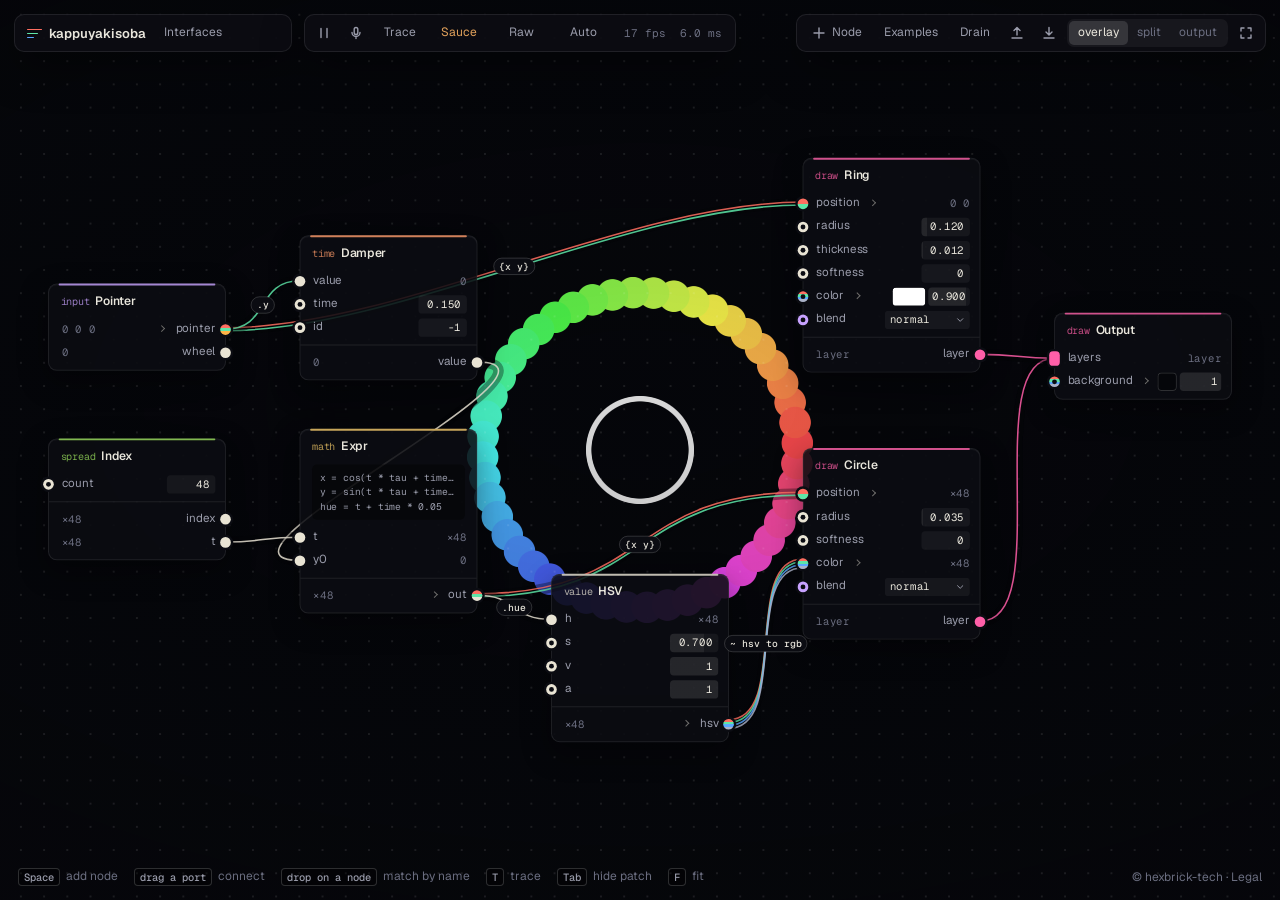
<file: index.html>
<!doctype html>
<html lang="en">
  <head>
    <meta charset="utf-8" />
    <meta name="viewport" content="width=device-width, initial-scale=1" />
    <meta name="color-scheme" content="dark" />
    <title>kappuyakisoba</title>
    <link rel="icon" href="data:image/svg+xml,<svg xmlns='http://www.w3.org/2000/svg' viewBox='0 0 16 16'><rect width='16' height='16' rx='4' fill='%230a0b10'/><path d='M3 5h10' stroke='%23ff6b5e' stroke-width='1.6'/><path d='M3 8h10' stroke='%235fe0a5' stroke-width='1.6'/><path d='M3 11h10' stroke='%235aa9ff' stroke-width='1.6'/></svg>" />
    <script type="module" crossorigin src="./assets/index-DrM2vh3S.js"></script>
    <link rel="stylesheet" crossorigin href="./assets/index-D_FrKAeP.css">
  </head>
  <body>
    <div id="app"></div>
  </body>
</html>
</file>
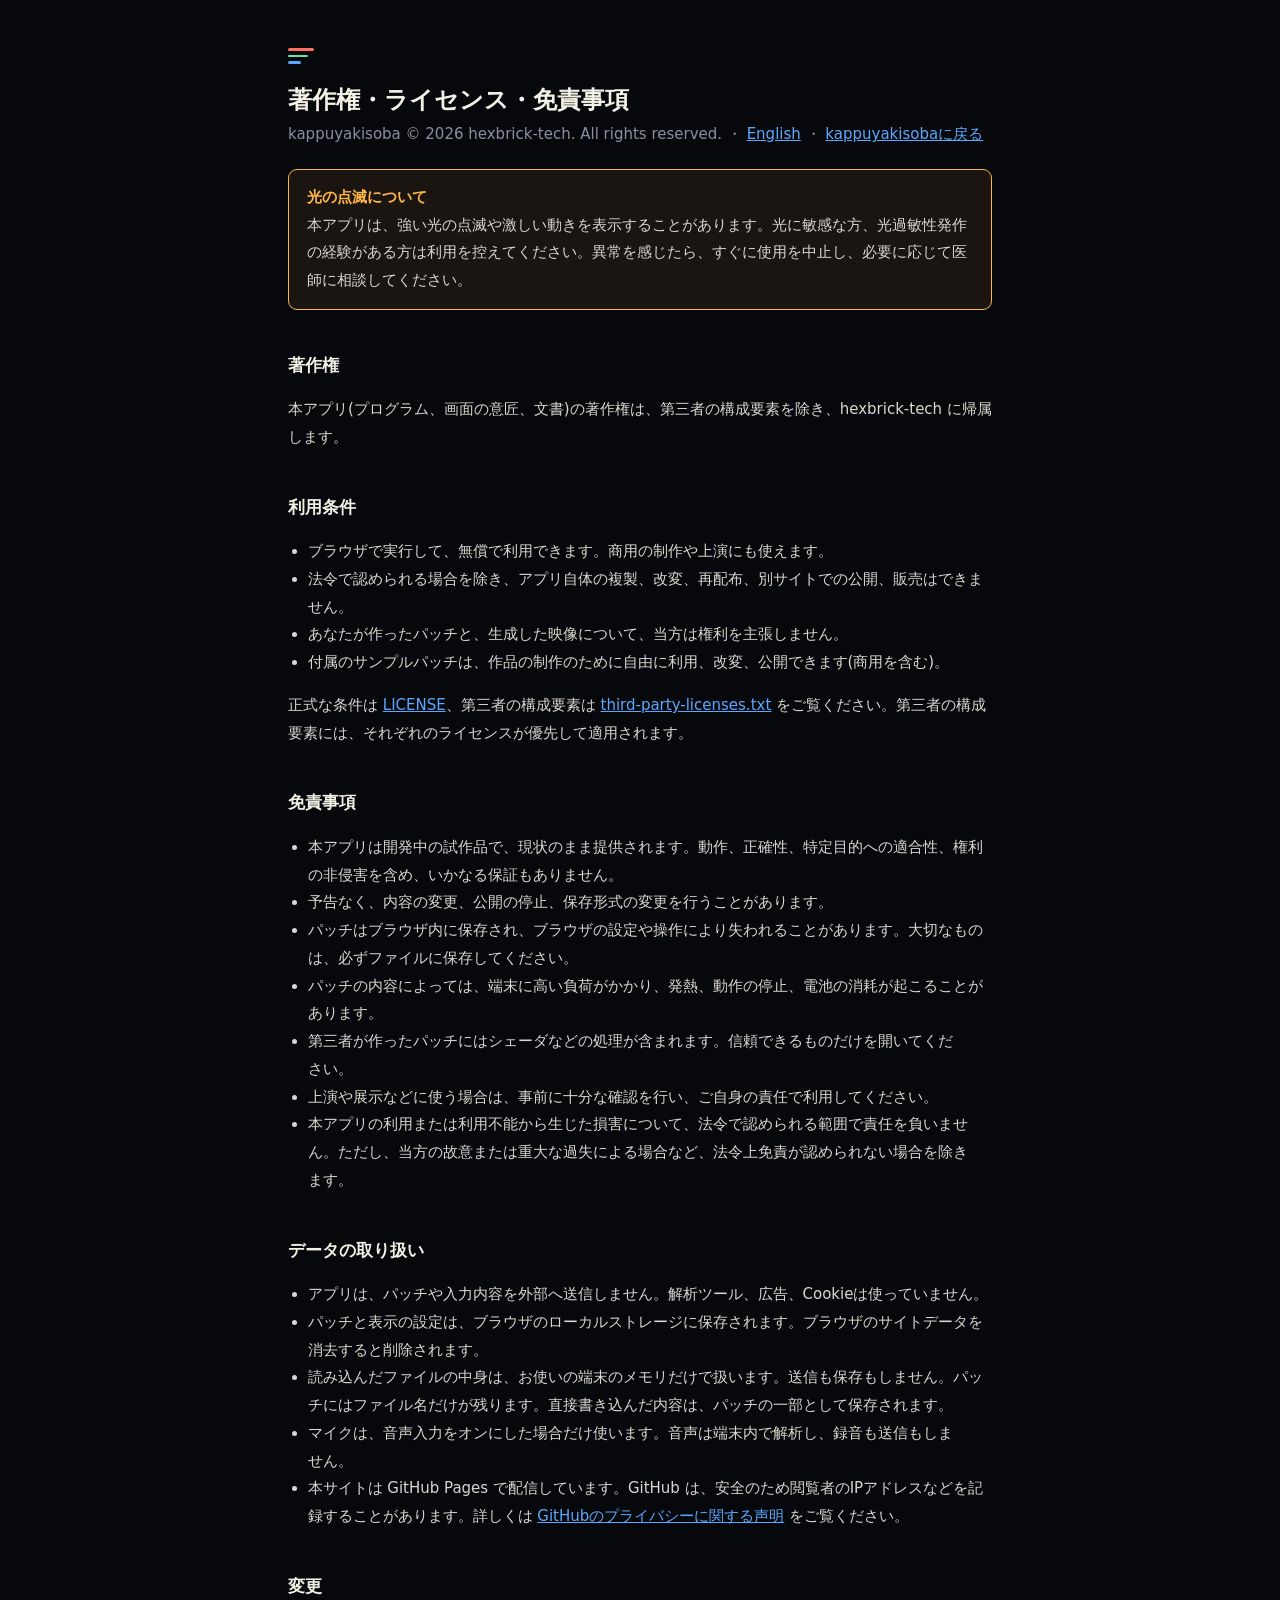
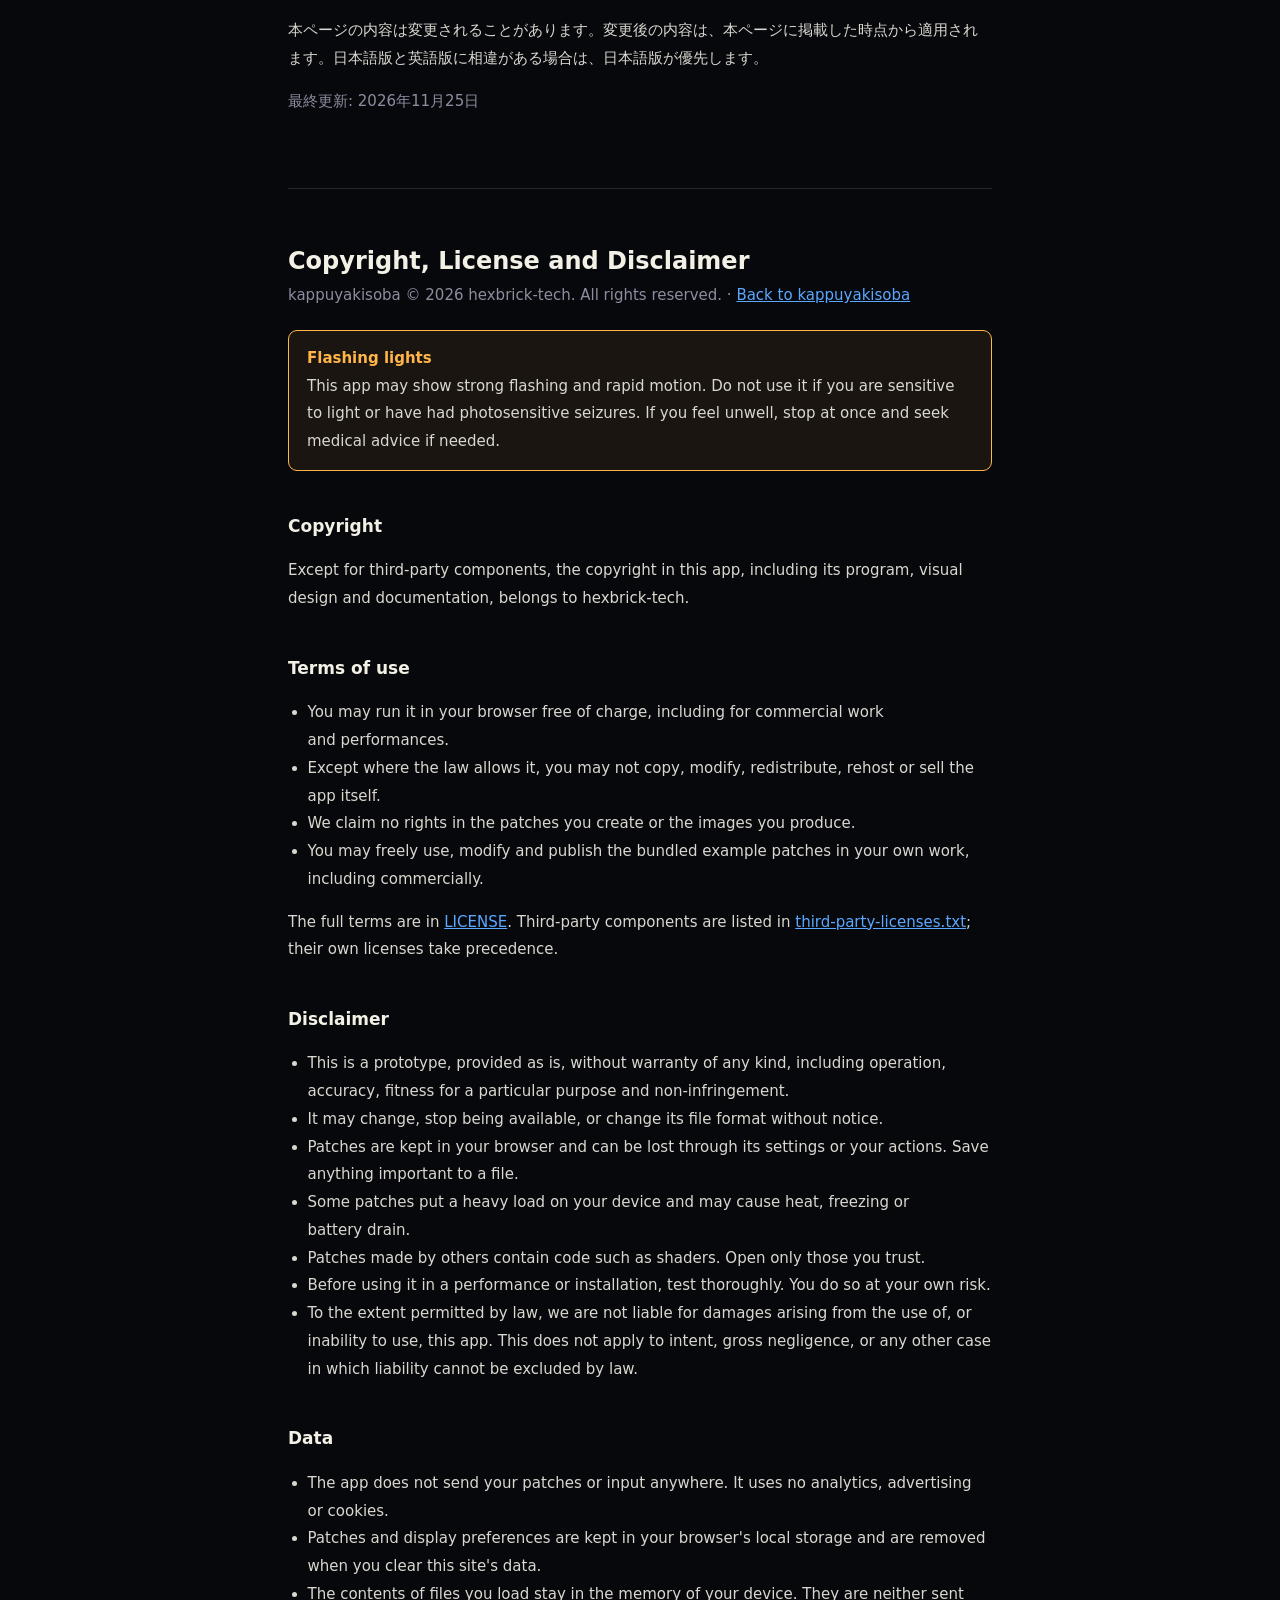
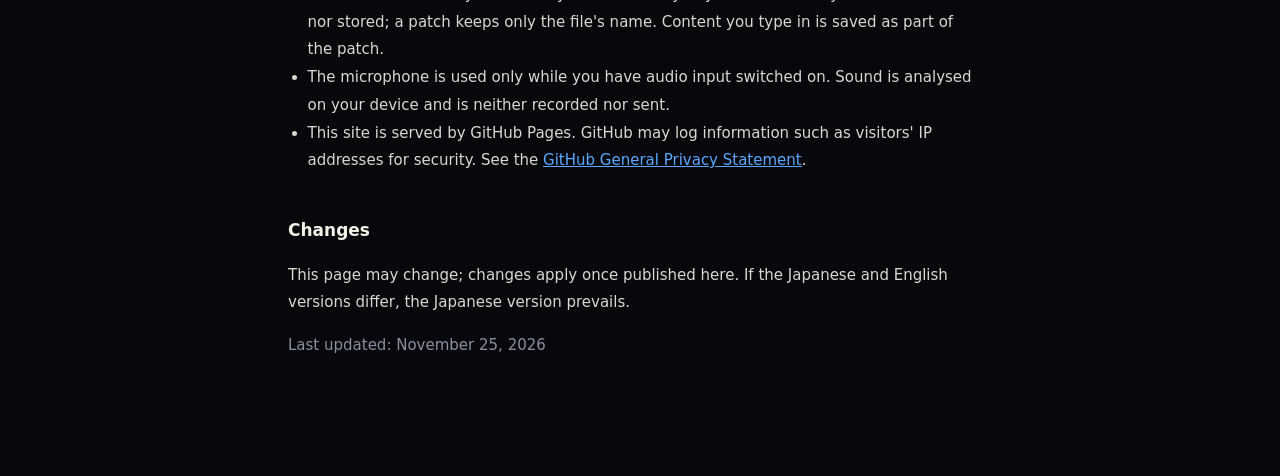
<file: legal.html>
<!doctype html>
<html lang="ja">
<head>
<meta charset="utf-8">
<meta name="viewport" content="width=device-width, initial-scale=1">
<meta name="color-scheme" content="dark">
<title>kappuyakisoba — 著作権・ライセンス・免責事項 / Legal</title>
<link rel="icon" href="data:image/svg+xml,<svg xmlns='http://www.w3.org/2000/svg' viewBox='0 0 16 16'><rect width='16' height='16' rx='4' fill='%230a0b10'/><path d='M3 5h10' stroke='%23ff6b5e' stroke-width='1.6'/><path d='M3 8h10' stroke='%235fe0a5' stroke-width='1.6'/><path d='M3 11h10' stroke='%235aa9ff' stroke-width='1.6'/></svg>" />
<style>
  :root { color-scheme: dark; }
  body { margin: 0; background: #07080c; color: #d9d7cf; font: 15px/1.85 system-ui, sans-serif; }
  main { max-width: 44rem; margin: 0 auto; padding: 48px 24px 96px; }
  .mark { display: grid; gap: 4px; width: 26px; margin-bottom: 20px; }
  .mark i { height: 2.5px; border-radius: 2px; background: #ff6f61; }
  .mark i:nth-child(2) { width: 75%; background: #5ee6a8; } .mark i:nth-child(3) { width: 50%; background: #5aa8ff; }
  h1 { font-size: 24px; line-height: 1.4; margin: 0 0 4px; color: #f3f0e6; }
  h2 { font-size: 17px; margin: 40px 0 8px; color: #f3f0e6; }
  p, li { text-wrap: pretty; } ul { padding-left: 1.3em; }
  .sub { color: #8b8e9e; margin: 0 0 20px; }
  .warn { border: 1px solid #ffb547; border-radius: 9px; padding: 14px 18px; background: rgba(255, 181, 71, 0.08); }
  .warn strong { color: #ffb547; }
  a { color: #5aa8ff; } a:focus-visible { outline: 2px solid #5aa8ff; outline-offset: 2px; }
  hr { border: 0; border-top: 1px solid rgba(255, 255, 255, 0.12); margin: 72px 0 56px; }
</style>
</head>
<body>
<main>
<div class="mark" aria-hidden="true"><i></i><i></i><i></i></div>
<h1>著作権・ライセンス・免責事項</h1>
<p class="sub">kappuyakisoba © 2026 hexbrick-tech. All rights reserved. ・ <a href="#en">English</a> ・ <a href="./">kappuyakisobaに戻る</a></p>

<div class="warn"><strong>光の点滅について</strong><br>本アプリは、強い光の点滅や激しい動きを表示することがあります。光に敏感な方、光過敏性発作の経験がある方は利用を控えてください。異常を感じたら、すぐに使用を中止し、必要に応じて医師に相談してください。</div>

<h2>著作権</h2>
<p>本アプリ(プログラム、画面の意匠、文書)の著作権は、第三者の構成要素を除き、hexbrick-tech に帰属します。</p>

<h2>利用条件</h2>
<ul>
<li>ブラウザで実行して、無償で利用できます。商用の制作や上演にも使えます。</li>
<li>法令で認められる場合を除き、アプリ自体の複製、改変、再配布、別サイトでの公開、販売はできません。</li>
<li>あなたが作ったパッチと、生成した映像について、当方は権利を主張しません。</li>
<li>付属のサンプルパッチは、作品の制作のために自由に利用、改変、公開できます(商用を含む)。</li>
</ul>
<p>正式な条件は <a href="./LICENSE.txt">LICENSE</a>、第三者の構成要素は <a href="./third-party-licenses.txt">third-party-licenses.txt</a> をご覧ください。第三者の構成要素には、それぞれのライセンスが優先して適用されます。</p>

<h2>免責事項</h2>
<ul>
<li>本アプリは開発中の試作品で、現状のまま提供されます。動作、正確性、特定目的への適合性、権利の非侵害を含め、いかなる保証もありません。</li>
<li>予告なく、内容の変更、公開の停止、保存形式の変更を行うことがあります。</li>
<li>パッチはブラウザ内に保存され、ブラウザの設定や操作により失われることがあります。大切なものは、必ずファイルに保存してください。</li>
<li>パッチの内容によっては、端末に高い負荷がかかり、発熱、動作の停止、電池の消耗が起こることがあります。</li>
<li>第三者が作ったパッチにはシェーダなどの処理が含まれます。信頼できるものだけを開いてください。</li>
<li>上演や展示などに使う場合は、事前に十分な確認を行い、ご自身の責任で利用してください。</li>
<li>本アプリの利用または利用不能から生じた損害について、法令で認められる範囲で責任を負いません。ただし、当方の故意または重大な過失による場合など、法令上免責が認められない場合を除きます。</li>
</ul>

<h2>データの取り扱い</h2>
<ul>
<li>アプリは、パッチや入力内容を外部へ送信しません。解析ツール、広告、Cookieは使っていません。</li>
<li>パッチと表示の設定は、ブラウザのローカルストレージに保存されます。ブラウザのサイトデータを消去すると削除されます。</li>
<li>読み込んだファイルの中身は、お使いの端末のメモリだけで扱います。送信も保存もしません。パッチにはファイル名だけが残ります。直接書き込んだ内容は、パッチの一部として保存されます。</li>
<li>マイクは、音声入力をオンにした場合だけ使います。音声は端末内で解析し、録音も送信もしません。</li>
<li>本サイトは GitHub Pages で配信しています。GitHub は、安全のため閲覧者のIPアドレスなどを記録することがあります。詳しくは <a href="https://docs.github.com/site-policy/privacy-policies/github-general-privacy-statement">GitHubのプライバシーに関する声明</a> をご覧ください。</li>
</ul>

<h2>変更</h2>
<p>本ページの内容は変更されることがあります。変更後の内容は、本ページに掲載した時点から適用されます。日本語版と英語版に相違がある場合は、日本語版が優先します。</p>
<p class="sub">最終更新: 2026年11月25日</p>

<hr>

<section id="en" lang="en">
<h1>Copyright, License and Disclaimer</h1>
<p class="sub">kappuyakisoba © 2026 hexbrick-tech. All rights reserved. · <a href="./">Back to kappuyakisoba</a></p>

<div class="warn"><strong>Flashing lights</strong><br>This app may show strong flashing and rapid motion. Do not use it if you are sensitive to light or have had photosensitive seizures. If you feel unwell, stop at once and seek medical advice if needed.</div>

<h2>Copyright</h2>
<p>Except for third-party components, the copyright in this app, including its program, visual design and documentation, belongs to hexbrick-tech.</p>

<h2>Terms of use</h2>
<ul>
<li>You may run it in your browser free of charge, including for commercial work and performances.</li>
<li>Except where the law allows it, you may not copy, modify, redistribute, rehost or sell the app itself.</li>
<li>We claim no rights in the patches you create or the images you produce.</li>
<li>You may freely use, modify and publish the bundled example patches in your own work, including commercially.</li>
</ul>
<p>The full terms are in <a href="./LICENSE.txt">LICENSE</a>. Third-party components are listed in <a href="./third-party-licenses.txt">third-party-licenses.txt</a>; their own licenses take precedence.</p>

<h2>Disclaimer</h2>
<ul>
<li>This is a prototype, provided as is, without warranty of any kind, including operation, accuracy, fitness for a particular purpose and non-infringement.</li>
<li>It may change, stop being available, or change its file format without notice.</li>
<li>Patches are kept in your browser and can be lost through its settings or your actions. Save anything important to a file.</li>
<li>Some patches put a heavy load on your device and may cause heat, freezing or battery drain.</li>
<li>Patches made by others contain code such as shaders. Open only those you trust.</li>
<li>Before using it in a performance or installation, test thoroughly. You do so at your own risk.</li>
<li>To the extent permitted by law, we are not liable for damages arising from the use of, or inability to use, this app. This does not apply to intent, gross negligence, or any other case in which liability cannot be excluded by law.</li>
</ul>

<h2>Data</h2>
<ul>
<li>The app does not send your patches or input anywhere. It uses no analytics, advertising or cookies.</li>
<li>Patches and display preferences are kept in your browser's local storage and are removed when you clear this site's data.</li>
<li>The contents of files you load stay in the memory of your device. They are neither sent nor stored; a patch keeps only the file's name. Content you type in is saved as part of the patch.</li>
<li>The microphone is used only while you have audio input switched on. Sound is analysed on your device and is neither recorded nor sent.</li>
<li>This site is served by GitHub Pages. GitHub may log information such as visitors' IP addresses for security. See the <a href="https://docs.github.com/site-policy/privacy-policies/github-general-privacy-statement">GitHub General Privacy Statement</a>.</li>
</ul>

<h2>Changes</h2>
<p>This page may change; changes apply once published here. If the Japanese and English versions differ, the Japanese version prevails.</p>
<p class="sub">Last updated: November 25, 2026</p>
</section>
</main>
</body>
</html>
</file>
<file: assets/index-D_FrKAeP.css>
@font-face{font-family:Geist Variable;font-style:normal;font-display:swap;font-weight:100 900;src:url(./geist-cyrillic-ext-wght-normal-DjL33-gN.woff2)format("woff2-variations");unicode-range:U+460-52F,U+1C80-1C8A,U+20B4,U+2DE0-2DFF,U+A640-A69F,U+FE2E-FE2F}@font-face{font-family:Geist Variable;font-style:normal;font-display:swap;font-weight:100 900;src:url(./geist-cyrillic-wght-normal-BEAKL7Jp.woff2)format("woff2-variations");unicode-range:U+301,U+400-45F,U+490-491,U+4B0-4B1,U+2116}@font-face{font-family:Geist Variable;font-style:normal;font-display:swap;font-weight:100 900;src:url(./geist-vietnamese-wght-normal-6IgcOCM7.woff2)format("woff2-variations");unicode-range:U+102-103,U+110-111,U+128-129,U+168-169,U+1A0-1A1,U+1AF-1B0,U+300-301,U+303-304,U+308-309,U+323,U+329,U+1EA0-1EF9,U+20AB}@font-face{font-family:Geist Variable;font-style:normal;font-display:swap;font-weight:100 900;src:url(./geist-latin-ext-wght-normal-DC-KSUi6.woff2)format("woff2-variations");unicode-range:U+100-2BA,U+2BD-2C5,U+2C7-2CC,U+2CE-2D7,U+2DD-2FF,U+304,U+308,U+329,U+1D00-1DBF,U+1E00-1E9F,U+1EF2-1EFF,U+2020,U+20A0-20AB,U+20AD-20C0,U+2113,U+2C60-2C7F,U+A720-A7FF}@font-face{font-family:Geist Variable;font-style:normal;font-display:swap;font-weight:100 900;src:url(./geist-latin-wght-normal-BgDaEnEv.woff2)format("woff2-variations");unicode-range:U+??,U+131,U+152-153,U+2BB-2BC,U+2C6,U+2DA,U+2DC,U+304,U+308,U+329,U+2000-206F,U+20AC,U+2122,U+2191,U+2193,U+2212,U+2215,U+FEFF,U+FFFD}@font-face{font-family:Geist Mono Variable;font-style:normal;font-display:swap;font-weight:100 900;src:url(./geist-mono-cyrillic-ext-wght-normal-X_5orZeX.woff2)format("woff2-variations");unicode-range:U+460-52F,U+1C80-1C8A,U+20B4,U+2DE0-2DFF,U+A640-A69F,U+FE2E-FE2F}@font-face{font-family:Geist Mono Variable;font-style:normal;font-display:swap;font-weight:100 900;src:url(./geist-mono-cyrillic-wght-normal-DiZS0aHC.woff2)format("woff2-variations");unicode-range:U+301,U+400-45F,U+490-491,U+4B0-4B1,U+2116}@font-face{font-family:Geist Mono Variable;font-style:normal;font-display:swap;font-weight:100 900;src:url(./geist-mono-symbols2-wght-normal-CO5SzqOn.woff2)format("woff2-variations");unicode-range:U+2000-2001,U+2004-2008,U+200A,U+23B8-23BD,U+2500-259F}@font-face{font-family:Geist Mono Variable;font-style:normal;font-display:swap;font-weight:100 900;src:url(./geist-mono-vietnamese-wght-normal-DadHysG0.woff2)format("woff2-variations");unicode-range:U+102-103,U+110-111,U+128-129,U+168-169,U+1A0-1A1,U+1AF-1B0,U+300-301,U+303-304,U+308-309,U+323,U+329,U+1EA0-1EF9,U+20AB}@font-face{font-family:Geist Mono Variable;font-style:normal;font-display:swap;font-weight:100 900;src:url(./geist-mono-latin-ext-wght-normal-Bwz-egvJ.woff2)format("woff2-variations");unicode-range:U+100-2BA,U+2BD-2C5,U+2C7-2CC,U+2CE-2D7,U+2DD-2FF,U+304,U+308,U+329,U+1D00-1DBF,U+1E00-1E9F,U+1EF2-1EFF,U+2020,U+20A0-20AB,U+20AD-20C0,U+2113,U+2C60-2C7F,U+A720-A7FF}@font-face{font-family:Geist Mono Variable;font-style:normal;font-display:swap;font-weight:100 900;src:url(./geist-mono-latin-wght-normal-XN7g48iV.woff2)format("woff2-variations");unicode-range:U+??,U+131,U+152-153,U+2BB-2BC,U+2C6,U+2DA,U+2DC,U+304,U+308,U+329,U+2000-206F,U+20AC,U+2122,U+2191,U+2193,U+2212,U+2215,U+FEFF,U+FFFD}:root{--bg:#07080c;--ink:#e9e6dc;--ink-2:#9a9cab;--ink-3:#6b6e80;--line:#ffffff16;--line-2:#ffffff2b;--plate:#0c0d13eb;--plate-2:#13151df7;--well:#ffffff0d;--hot:#ff6f61;--leaf:#5ee6a8;--sky:#5aa8ff;--bad:#ff5470;--sans:"Geist Variable", system-ui, sans-serif;--mono:"Geist Mono Variable", ui-monospace, monospace;--lightningcss-light: ;--lightningcss-dark:initial;color-scheme:dark}*{box-sizing:border-box}[hidden]{display:none!important}html,body,#app{background:var(--bg);height:100%;color:var(--ink);font:12px/1.45 var(--sans);-webkit-font-smoothing:antialiased;margin:0;overflow:hidden}button,input,select,textarea{font:inherit;color:inherit}button{cursor:pointer}:focus-visible{outline:1.5px solid var(--sky);outline-offset:1px}kbd{font:500 10.5px var(--mono);border:1px solid var(--line-2);color:var(--ink-2);background:#00000059;border-radius:4px;padding:1px 5px}.eyebrow{font:500 10.5px var(--mono);color:var(--ink-3);margin-top:12px}.stage{position:absolute;inset:0}.output{width:100%;height:100%;display:block}[data-mode=output] .patch,[data-mode=output] .inspector,[data-mode=output] .hints,[data-mode=output] .bar.left,[data-mode=output] .bar.center{opacity:0;pointer-events:none}[data-mode=output] .patch{visibility:hidden}[data-mode=output] .bar.right{opacity:0;transition:opacity .2s}[data-mode=output] .bar.right:hover,[data-mode=output] .bar.right:focus-within{opacity:1}[data-mode=split] .stage{aspect-ratio:16/9;z-index:4;width:38vw;box-shadow:0 0 0 1px var(--line-2), 0 24px 60px #0009;border-radius:10px;inset:64px 16px auto auto;overflow:hidden}[data-mode=split] [data-mode=split] .inspector{top:calc(78px + 21.375vw)}.patch{touch-action:none;cursor:default;background:radial-gradient(circle, #ffffff17 1px, transparent 1.4px) var(--gx,0) var(--gy,0) / var(--gk,24px) var(--gk,24px), var(--veil,radial-gradient(120% 90% at 50% 45%, #07080c0f, #07080c80));outline:none;transition:opacity .2s;position:absolute;inset:0}.patch.panning{cursor:grabbing}.world{transform-origin:0 0;position:absolute;top:0;left:0}.marquee{border:1px solid var(--sky);pointer-events:none;background:#5aa8ff14;border-radius:3px;position:absolute}.cables{pointer-events:none;width:1px;height:1px;position:absolute;top:0;left:0;overflow:visible}.cables.labels{z-index:4}.cables.draft{z-index:5}.strand{fill:none;stroke-width:1.6px;stroke-linecap:round;opacity:.86}.hit{fill:none;stroke:#04050857;stroke-width:11px;pointer-events:stroke;cursor:pointer;stroke-linecap:round}.cable:hover .strand,.cable.selected .strand{opacity:1;stroke-width:2.1px}.cable.selected .hit{stroke:#ffffff21}.cable.feedback .strand{stroke-dasharray:7 5;animation:1s linear infinite flow}.cable.broken .strand{stroke:var(--bad);stroke-dasharray:2 5}@keyframes flow{to{stroke-dashoffset:-12px}}.cable-chip{fill:#0b0c12;stroke:var(--line-2)}.cable-chip.broken{fill:var(--bad);stroke:none}.cable-label{font:500 10px var(--mono);fill:var(--ink);text-anchor:middle;pointer-events:none}.cabling .cable,.cabling .labels{opacity:.28}.node{--accent:var(--ink-2);border:1px solid var(--line);-webkit-user-select:none;user-select:none;background:#0c0d13e0;border-radius:9px;width:184px;position:absolute;top:0;left:0;box-shadow:0 10px 30px #00000061,inset 0 1px #ffffff0b}.node:before{content:"";background:var(--accent);opacity:.8;border-radius:2px;height:1.5px;position:absolute;top:-1px;left:10px;right:10px}.node:hover{border-color:var(--line-2)}.node.selected{border-color:#ffffff8c;box-shadow:0 0 0 3px #ffffff12,0 16px 40px #00000080}.node.failed{border-color:var(--bad)}.cat-value{--accent:#e9e4d4}.cat-math{--accent:#f3c969}.cat-vec2{--accent:var(--leaf)}.cat-time{--accent:#ff9b6a}.cat-spread{--accent:#9be15d}.cat-input{--accent:#c8a2ff}.cat-particle{--accent:var(--sky)}.cat-draw{--accent:#ff5fa8}.cat-texture{--accent:#3fd7e6}.node header{cursor:grab;align-items:baseline;gap:6px;padding:8px 12px 6px;display:flex}.node header:active{cursor:grabbing}.node header b{letter-spacing:-.005em;font-size:12.5px;font-weight:560}.node-cat{font:400 10.5px var(--mono);color:var(--accent);opacity:.75}.node-error{background:var(--bad);width:8px;height:8px;box-shadow:0 0 10px var(--bad);border-radius:50%;align-self:center;margin-left:auto;display:none}.failed .node-error{display:block}.node-body,.outs{padding:2px 0 6px}.node-body+.outs{border-top:1px solid var(--line);padding-top:5px}.pin{align-items:center;gap:7px;min-height:24px;padding:0 10px 0 13px;display:flex;position:relative}.setting{min-height:24px;color:var(--ink-3);align-items:center;padding:0 10px 0 13px;display:flex}.pin.out{flex-direction:row-reverse}.pin.sub{min-height:21px;padding-left:22px}.pin.sub.out{padding-left:13px;padding-right:20px}.pin.sub .pin-name{color:var(--ink-3);font:400 11px var(--mono)}.pin-name{color:var(--ink-2);cursor:crosshair;white-space:nowrap}.port{background:var(--fill);cursor:crosshair;border-radius:50%;width:11px;height:11px;transition:transform .12s;position:absolute;left:-6px;box-shadow:0 0 0 2.5px #0b0c12}.port:after{content:"";position:absolute;inset:-8px}.out>.port{left:auto;right:-6px}.sub>.port{width:8px;height:8px;left:-5px}.sub.out>.port{left:auto;right:-5px}.port.mux{border-radius:4px;height:15px}.in>.port:not(.linked):before{content:"";border-radius:inherit;background:#0b0c12;position:absolute;inset:3px}.pin:hover>.port{transform:scale(1.25)}.fold{opacity:.45;background:0 0;border:0;width:14px;height:14px;padding:0;position:relative}.fold:before{content:"";border:solid var(--ink);border-width:0 1.5px 1.5px 0;width:4px;height:4px;transition:transform .12s;position:absolute;top:4px;left:4px;transform:rotate(-45deg)}.fold.open:before{transform:rotate(45deg)}.fold:hover{opacity:1}.live{font:400 11px var(--mono);color:var(--ink-3);white-space:nowrap;text-overflow:ellipsis;font-variant-numeric:tabular-nums;margin-left:auto;overflow:hidden}.out .live{margin-left:0;margin-right:auto}.code-peek{font:400 10px/1.5 var(--mono);color:var(--ink-2);text-overflow:ellipsis;cursor:text;background:#0006;border-radius:5px;margin:2px 12px 6px;padding:6px 8px;overflow:hidden}.code-peek:hover{box-shadow:inset 0 0 0 1px var(--line-2)}.code-peek.file{cursor:pointer;color:#b7f04a;white-space:nowrap}.group{gap:3px;min-width:0;margin-left:auto;display:flex}.scrub{--fill:0%;text-align:right;min-width:50px;max-width:74px;font:400 11px/17px var(--mono);font-variant-numeric:tabular-nums;background:linear-gradient(90deg, #ffffff1c var(--fill), var(--well) var(--fill));cursor:ew-resize;touch-action:none;border-radius:4px;margin-left:auto;padding:1px 6px;overflow:hidden}.group .scrub{min-width:43px;margin:0;padding:1px 4px}.scrub:hover,.scrub.dragging{box-shadow:inset 0 0 0 1px var(--line-2)}.scrub.dragging{color:#fff}.scrub-input{text-align:right;background:0 0;border:0;outline:0;width:100%;padding:0}.toggle{background:#ffffff1f;border:0;border-radius:7px;width:26px;height:14px;margin-left:auto;transition:background .12s;position:relative}.toggle:after{content:"";background:var(--ink-2);border-radius:50%;width:10px;height:10px;transition:transform .12s,background .12s;position:absolute;top:2px;left:2px}.toggle.on{background:#ffb547}.toggle.on:after{background:#1a1206;transform:translate(12px)}.select,.text{background:var(--well);width:88px;font:400 11px/17px var(--mono);border:0;border-radius:4px;margin-left:auto;padding:1px 5px}.select{appearance:none;background:var(--well) url("data:image/svg+xml,<svg xmlns='http://www.w3.org/2000/svg' width='8' height='5'><path d='M1 1l3 3 3-3' fill='none' stroke='%239a9cab'/></svg>") no-repeat right 6px center;padding-right:16px}.select option{background:#14161f}.swatch{cursor:pointer;background:0 0;border:0;border-radius:4px;width:34px;height:19px;padding:0}.swatch::-webkit-color-swatch-wrapper{padding:0}.swatch::-webkit-color-swatch{border:1px solid var(--line-2);border-radius:4px}.swatch::-moz-color-swatch{border:1px solid var(--line-2);border-radius:4px}.cabling .t-off{opacity:.25}.cabling .t-yes>.port{transform:scale(1.3);box-shadow:0 0 0 2.5px #0b0c12,0 0 0 4px #ffffff80}.cabling .t-maybe>.port{box-shadow:0 0 0 2.5px #0b0c12,0 0 0 4px #f3c9698c}.cabling .t-hover{opacity:1;background:linear-gradient(90deg,#ffffff1a,#0000)}.cabling .t-hover .pin-name{color:#fff}.cabling .t-hover>.port{transform:scale(1.6)}.tip,.trace-tip{z-index:40;border:1px solid var(--line-2);pointer-events:none;white-space:pre-wrap;background:#08090df0;border-radius:7px;align-items:baseline;gap:8px;max-width:330px;padding:6px 10px 6px 7px;display:flex;position:fixed;top:0;left:0}.tip b,.trace-tip b{font:560 10.5px var(--mono);background:var(--ink);color:#0b0c12;white-space:nowrap;border-radius:4px;padding:1px 6px}.tip.bad b{background:var(--bad);color:#fff}.spill{z-index:3;pointer-events:none;position:fixed}[data-mode=output] .spill{visibility:hidden}[data-taste=Sauce] .tugged{animation:90ms linear infinite tug}[data-taste=Sauce] .refuse{animation:.32s ease-out refuse}.pin.refuse{background:linear-gradient(90deg,#ff54704d,#0000)}@keyframes tug{25%{transform:translate(-1.2px,.8px)scale(1.3)}75%{transform:translate(1.2px,-.8px)scale(1.3)}}@keyframes refuse{15%{transform:translate(-5px)}35%{transform:translate(5px)}55%{transform:translate(-3px)}75%{transform:translate(2px)}}.draining{z-index:4;font:400 10.5px var(--mono);letter-spacing:.08em;color:var(--ink-2);pointer-events:none;position:absolute;bottom:40px;right:18px}.trace-overlay{z-index:6;pointer-events:none;width:100%;height:100%;position:fixed;inset:0}.trace-mark{fill:none;stroke:#fff;stroke-width:1.6px}.trace-thread{fill:none;stroke:#fff;stroke-width:1.2px;stroke-dasharray:2 4;opacity:.75}.trace-tip{white-space:pre;max-width:min(720px,80vw);overflow:hidden}.trace-mode .patch,.trace-mode .output{cursor:crosshair}.plucking,.plucking *{cursor:grabbing!important}.tracing .cable:not(.traced){opacity:.12}.cable-chip.dim,.cable-label.dim{opacity:.18}.tracing .node:not(.traced){opacity:.32}.node.traced{border-color:#fff9;box-shadow:0 0 0 3px #ffffff0f,0 10px 30px #00000061}.cable.traced .strand{opacity:1;stroke-width:2.4px}.cable.traced .hit{stroke:#ffffff1f}[data-taste=Sauce] .cable.traced{animation:pluck .1s linear calc(var(--d) * -27ms) infinite}@keyframes pluck{25%{transform:translate(calc(var(--shake,0) * .5px), calc(var(--shake,0) * 1px))}75%{transform:translate(calc(var(--shake,0) * -.5px), calc(var(--shake,0) * -1px))}}.panel{background:var(--plate);border:1px solid var(--line);border-radius:10px;box-shadow:0 14px 44px #0000006b}.bar{z-index:10;align-items:center;gap:4px;height:38px;padding:0 5px;display:flex;position:absolute;top:14px}.bar.left{gap:10px;padding-left:12px;left:14px}.bar.center{left:50%;transform:translate(-50%)}.bar.right{right:14px}.mark{font:600 13px var(--sans);letter-spacing:.005em;padding-left:22px;position:relative}.mark i{border-radius:2px;width:15px;height:1.6px;position:absolute;left:0}.mark i:first-child{background:var(--hot);top:4px}.mark i:nth-child(2){background:var(--leaf);width:11px;top:8px}.mark i:nth-child(3){background:var(--sky);width:7px;top:12px}.patch-name{width:130px;color:var(--ink-2);background:0 0;border:0;border-radius:6px;padding:4px 8px}.patch-name:hover{background:var(--well)}.patch-name:focus{background:var(--well);color:var(--ink)}.btn{height:28px;color:var(--ink-2);white-space:nowrap;background:0 0;border:0;border-radius:6px;align-items:center;gap:5px;padding:0 9px;display:inline-flex}.btn:hover{background:var(--well);color:var(--ink)}.btn.trace{justify-content:center;width:52px}.btn.trace[aria-pressed=true]{color:var(--ink);background:#ffffff21}.btn.taste,.btn.mask,.btn.compute{justify-content:center;width:58px}.btn.taste[aria-pressed=true]{color:#e0a05a;background:0 0}.btn.mask[aria-pressed=true]{color:var(--sky);background:0 0}.btn.taste[aria-pressed=true]:hover,.btn.mask[aria-pressed=true]:hover{background:var(--well)}.btn.taste:disabled{opacity:.45;cursor:default}.btn[aria-pressed=true]{color:#1a1206;background:#ffb547}.icon-btn{justify-content:center;width:28px;padding:0}.icon{width:16px;height:16px}.icon svg{fill:none;stroke:currentColor;stroke-width:1.4px;stroke-linecap:round;stroke-linejoin:round;width:16px;height:16px;display:block}.btn.danger{color:var(--bad);background:#ff547017;margin-top:16px;padding:0 10px}.fps{min-width:104px;font:400 11px var(--mono);color:var(--ink-3);text-align:right;white-space:pre;font-variant-numeric:tabular-nums;padding:0 8px}.segs{background:var(--well);border-radius:7px;padding:2px;display:flex}.seg{height:24px;color:var(--ink-3);background:0 0;border:0;border-radius:5px;padding:0 9px}.seg:hover{color:var(--ink)}.seg[aria-pressed=true]{color:var(--ink);background:#ffffff21}.menu{z-index:20;background:var(--plate-2);min-width:170px;padding:5px;position:absolute;top:58px}.menu-item{text-align:left;background:0 0;border:0;border-radius:6px;width:100%;padding:6px 10px;display:block}.menu-item:hover{background:var(--well)}.ask{width:340px;color:var(--ink);background:var(--plate-2);margin:auto;padding:18px 20px 14px}.ask::backdrop{background:#00000073}.ask h2{overflow-wrap:anywhere;margin:0;font-size:15px;font-weight:560}.ask p{color:var(--ink-2);text-wrap:pretty;margin:8px 0 16px}.ask-row{justify-content:flex-end;gap:6px;display:flex}.ask .btn.danger{margin:0}.hints{color:var(--ink-3);pointer-events:none;gap:16px;transition:opacity .2s;display:flex;position:absolute;bottom:14px;left:18px}.hints span{align-items:center;gap:6px;display:flex}.legal{color:var(--ink-3);text-decoration:none;position:absolute;bottom:14px;right:18px}.legal:hover{color:var(--ink);text-decoration:underline}[data-mode=output] .legal{opacity:0}[data-mode=output] .legal:hover,[data-mode=output] .legal:focus-visible{opacity:1}.toast{z-index:50;background:var(--plate-2);border:1px solid var(--line-2);border-radius:8px;max-width:560px;padding:8px 14px;position:fixed;bottom:44px;left:50%;transform:translate(-50%);box-shadow:0 10px 30px #00000080}.toast.bad{border-color:var(--bad)}.browser{z-index:30;background:var(--plate-2);flex-direction:column;width:300px;height:400px;display:flex;position:fixed;overflow:hidden}.browser-input{border:0;border-bottom:1px solid var(--line);background:0 0;outline:0;padding:12px 14px;font-size:14px}.browser-input::placeholder{color:var(--ink-3)}.browser-list{scrollbar-width:thin;scrollbar-color:#fff3 transparent;flex:1;padding:5px;overflow-y:auto}.browser-group{font:400 10.5px var(--mono);color:var(--ink-3);padding:8px 9px 3px}.browser-item{cursor:pointer;border-radius:6px;align-items:center;gap:9px;padding:4px 9px;display:flex}.browser-item b{font-weight:480}.browser-item.active{background:#ffffff1a}.browser-ports{gap:2px;width:26px;display:flex}.browser-ports i{border-radius:50%;width:7px;height:7px}.browser-note{font:400 10.5px var(--mono);color:var(--ink-3);margin-left:auto}.browser-doc{border-top:1px solid var(--line);min-height:50px;color:var(--ink-2);padding:9px 14px}.chooser{z-index:35;background:var(--plate-2);outline:0;min-width:210px;padding:5px;position:fixed}.chooser-title{font:400 11px var(--mono);color:var(--ink-3);padding:5px 9px 7px}.chooser-item,.field{text-align:left;width:100%;font-family:var(--mono);background:0 0;border:0;border-radius:6px;align-items:center;gap:9px;padding:6px 9px;font-size:11.5px;display:flex}.chooser-item b,.field b{font-weight:500}.chooser-item span:last-child,.field span:last-child{color:var(--ink-3);margin-left:auto}.chooser-item:hover,.chooser-item:focus,.field:hover{background:#ffffff17;outline:0}.field.on{background:#ffffff21}.strand-chips{flex-direction:column;gap:2px;width:14px;display:inline-flex}.strand-chips i{border-radius:1px;height:2px}.inspector{z-index:8;scrollbar-width:thin;scrollbar-color:#fff3 transparent;background:var(--plate-2);width:288px;max-height:calc(100% - 120px);padding:4px 16px 16px;position:absolute;top:64px;right:14px;overflow-y:auto}[data-mode=split] .inspector{max-height:calc(100% - 92px - 21.375vw)}.inspector h2{letter-spacing:-.01em;margin:0;font-size:17px;font-weight:560}.inspector h2.link-title{font:500 13px/1.5 var(--mono);overflow-wrap:anywhere}.link-title span{color:var(--ink-3)}.inspect-doc{color:var(--ink-2);text-wrap:pretty;margin:5px 0 8px}.inspect-error{color:var(--bad);overflow-wrap:anywhere;margin:6px 0}.inspect-error:empty{display:none}.code{border:1px solid var(--line);width:100%;font:400 11px/1.55 var(--mono);resize:vertical;white-space:pre;tab-size:2;background:#0000006b;border-radius:7px;margin:4px 0 8px;padding:9px 10px}.file-row{align-items:center;gap:6px;margin:0 0 10px;display:flex}.file-row .btn{background:var(--well);height:25px}.file-name{text-overflow:ellipsis;white-space:nowrap;min-width:0;font:400 11px var(--mono);color:var(--ink-3);flex:1;overflow:hidden}.inspect-pin{border-top:1px solid var(--line);grid-template-columns:11px auto 1fr;align-items:center;gap:3px 9px;padding:5px 0;display:grid}.inspect-pin>.port{cursor:default;box-shadow:none;width:9px;height:9px;position:static}.inspect-pin>.port:after{content:none}.inspect-pin b{font-weight:480}.inspect-pin>.inspect-link,.inspect-pin>.live-long{grid-column:2/-1}.shape{font:400 10.5px var(--mono);color:var(--ink-3);flex-wrap:wrap;justify-content:flex-end;gap:4px;display:flex}.shape.big{justify-content:flex-start;margin-top:4px;font-size:11.5px}.shape em{color:var(--c);background:color-mix(in srgb, var(--c) 13%, transparent);border-radius:4px;padding:0 5px;font-style:normal}.shape em.dim{color:var(--ink-3);background:0 0;text-decoration:line-through}.inspect-link{text-align:left;min-width:0;font:400 11px var(--mono);color:var(--ink-2);overflow-wrap:anywhere;background:0 0;border:0;justify-content:space-between;gap:8px;padding:2px 0;display:flex}.inspect-link:hover{color:#fff}.inspect-link span{color:var(--ink-3);white-space:nowrap}.inspect-link.bad{color:var(--bad)}.live-long{white-space:pre;font:400 10.5px/1.5 var(--mono);color:var(--ink-3)}.live-long:empty{display:none}.fatal{place-content:center;max-width:560px;margin:auto;padding:24px;display:grid;position:absolute;inset:0}.fatal p{color:var(--ink-2)}@media (max-width:1420px){.bar.center{left:304px;transform:none}}@media (max-width:1240px){.fps{display:none}}@media (max-width:900px){.hints,.fps,.patch-name{display:none}.bar.center{left:116px;transform:none}}@media (prefers-reduced-motion:reduce){*,:after,:before{transition:none!important;animation:none!important}}
</file>
